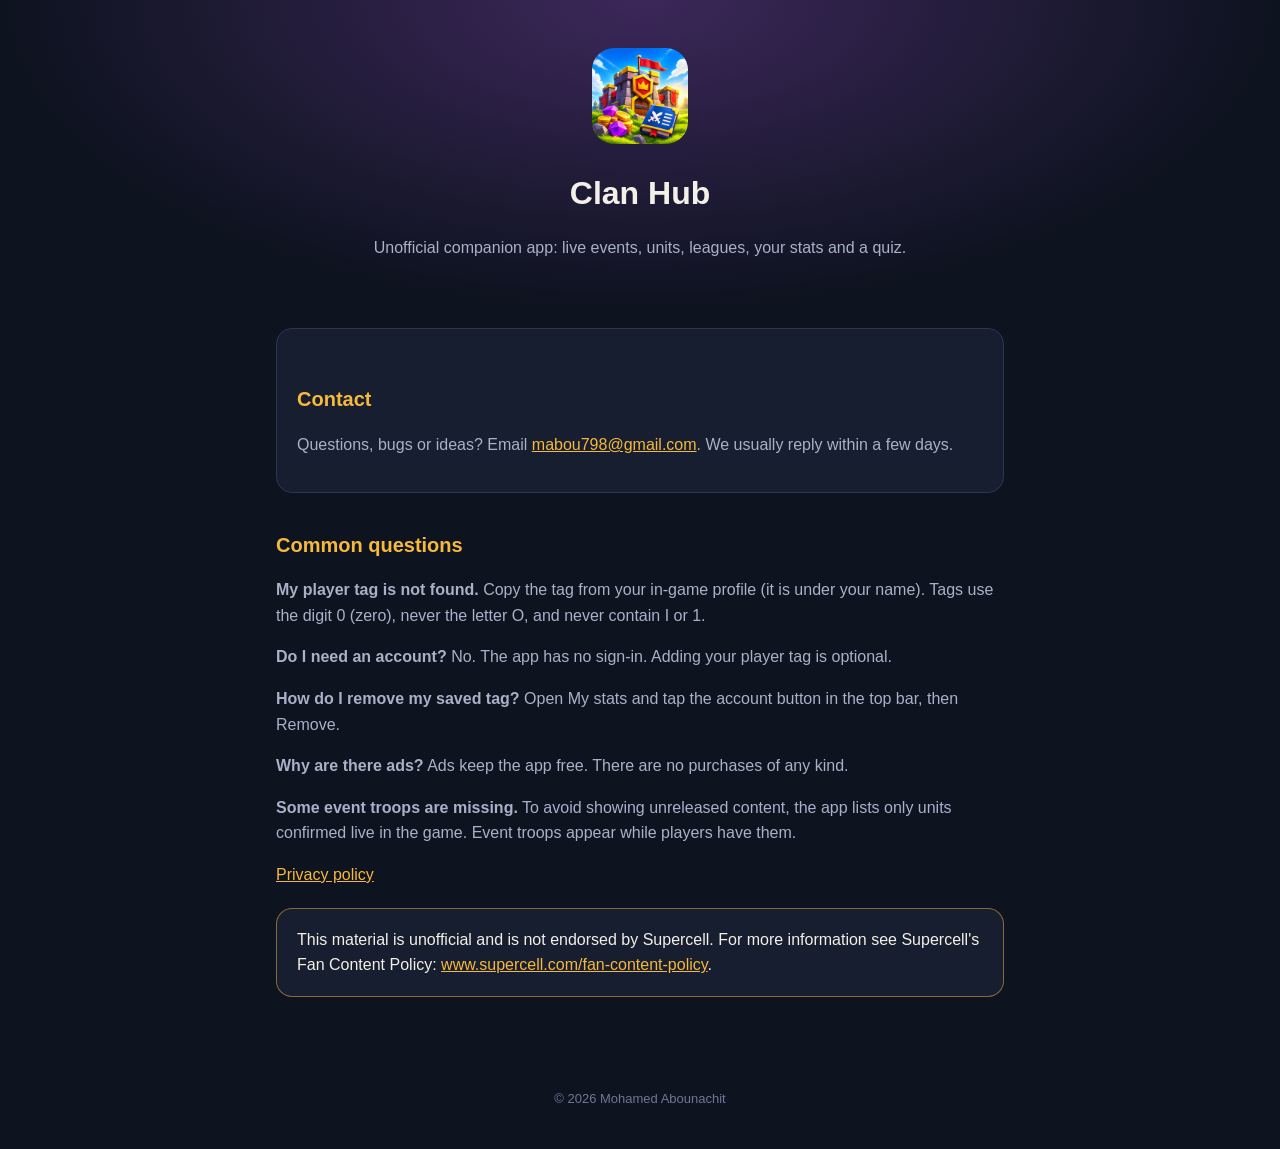
<file: docs/index.html>
<!doctype html>
<html lang="en">
<head>
  <meta charset="utf-8">
  <meta name="viewport" content="width=device-width, initial-scale=1">
  <title>Clan Hub Support</title>
  <meta name="description" content="Support for Clan Hub, an unofficial companion app.">
  <link rel="stylesheet" href="style.css">
</head>
<body>
  <header>
    <img src="icon.png" alt="Clan Hub icon">
    <h1>Clan Hub</h1>
    <p>Unofficial companion app: live events, units, leagues, your stats and a quiz.</p>
  </header>
  <main>
    <div class="card">
      <h2>Contact</h2>
      <p>Questions, bugs or ideas? Email <a href="mailto:mabou798@gmail.com">mabou798@gmail.com</a>. We usually reply within a few days.</p>
    </div>

    <h2>Common questions</h2>
    <p><strong>My player tag is not found.</strong> Copy the tag from your in-game profile (it is under your name). Tags use the digit 0 (zero), never the letter O, and never contain I or 1.</p>
    <p><strong>Do I need an account?</strong> No. The app has no sign-in. Adding your player tag is optional.</p>
    <p><strong>How do I remove my saved tag?</strong> Open My stats and tap the account button in the top bar, then Remove.</p>
    <p><strong>Why are there ads?</strong> Ads keep the app free. There are no purchases of any kind.</p>
    <p><strong>Some event troops are missing.</strong> To avoid showing unreleased content, the app lists only units confirmed live in the game. Event troops appear while players have them.</p>

    <p><a href="privacy.html">Privacy policy</a></p>

    <div class="card disclaimer">
      This material is unofficial and is not endorsed by Supercell. For more information see Supercell's Fan Content Policy: <a href="https://www.supercell.com/fan-content-policy">www.supercell.com/fan-content-policy</a>.
    </div>
  </main>
  <footer>© 2026 Mohamed Abounachit</footer>
</body>
</html>
</file>
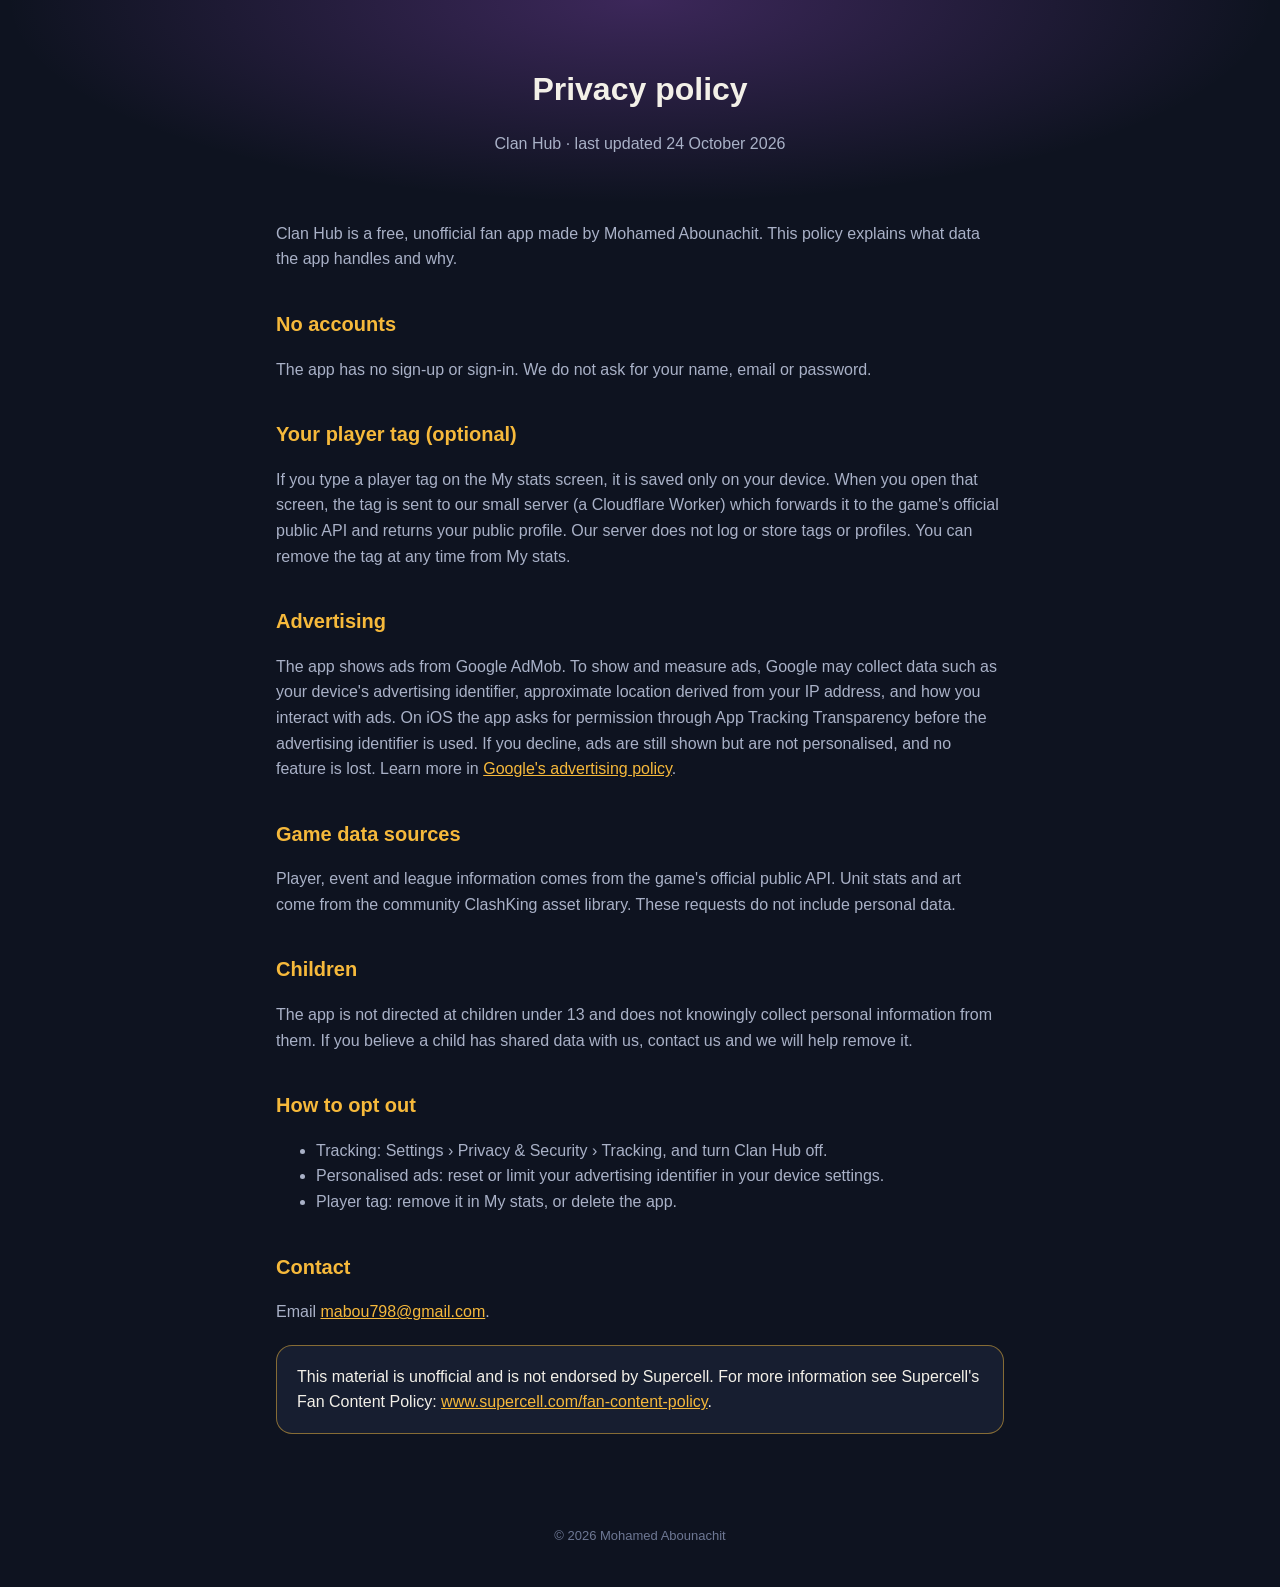
<file: docs/privacy.html>
<!doctype html>
<html lang="en">
<head>
  <meta charset="utf-8">
  <meta name="viewport" content="width=device-width, initial-scale=1">
  <title>Clan Hub Privacy</title>
  <meta name="description" content="Privacy policy for Clan Hub.">
  <link rel="stylesheet" href="style.css">
</head>
<body>
  <header>
    <h1>Privacy policy</h1>
    <p>Clan Hub · last updated 24 October 2026</p>
  </header>
  <main>
    <p>Clan Hub is a free, unofficial fan app made by Mohamed Abounachit. This policy explains what data the app handles and why.</p>

    <h2>No accounts</h2>
    <p>The app has no sign-up or sign-in. We do not ask for your name, email or password.</p>

    <h2>Your player tag (optional)</h2>
    <p>If you type a player tag on the My stats screen, it is saved only on your device. When you open that screen, the tag is sent to our small server (a Cloudflare Worker) which forwards it to the game's official public API and returns your public profile. Our server does not log or store tags or profiles. You can remove the tag at any time from My stats.</p>

    <h2>Advertising</h2>
    <p>The app shows ads from Google AdMob. To show and measure ads, Google may collect data such as your device's advertising identifier, approximate location derived from your IP address, and how you interact with ads. On iOS the app asks for permission through App Tracking Transparency before the advertising identifier is used. If you decline, ads are still shown but are not personalised, and no feature is lost. Learn more in <a href="https://policies.google.com/technologies/ads">Google's advertising policy</a>.</p>

    <h2>Game data sources</h2>
    <p>Player, event and league information comes from the game's official public API. Unit stats and art come from the community ClashKing asset library. These requests do not include personal data.</p>

    <h2>Children</h2>
    <p>The app is not directed at children under 13 and does not knowingly collect personal information from them. If you believe a child has shared data with us, contact us and we will help remove it.</p>

    <h2>How to opt out</h2>
    <ul>
      <li>Tracking: Settings › Privacy &amp; Security › Tracking, and turn Clan Hub off.</li>
      <li>Personalised ads: reset or limit your advertising identifier in your device settings.</li>
      <li>Player tag: remove it in My stats, or delete the app.</li>
    </ul>

    <h2>Contact</h2>
    <p>Email <a href="mailto:mabou798@gmail.com">mabou798@gmail.com</a>.</p>

    <div class="card disclaimer">
      This material is unofficial and is not endorsed by Supercell. For more information see Supercell's Fan Content Policy: <a href="https://www.supercell.com/fan-content-policy">www.supercell.com/fan-content-policy</a>.
    </div>
  </main>
  <footer>© 2026 Mohamed Abounachit</footer>
</body>
</html>
</file>
<file: docs/style.css>
:root {
  --night: #0e1320;
  --stone: #171e30;
  --line: #2c3652;
  --gold: #f6b93b;
  --elixir: #b45cf0;
  --ink: #f3f0e8;
  --ink-soft: #a9b1c7;
}
* { box-sizing: border-box; }
body {
  margin: 0;
  background: var(--night);
  color: var(--ink);
  font: 16px/1.6 -apple-system, BlinkMacSystemFont, "Segoe UI", Roboto, sans-serif;
}
header {
  padding: 48px 16px 32px;
  background: radial-gradient(ellipse at top, rgba(180, 92, 240, 0.28), transparent 70%);
  text-align: center;
}
header img { width: 96px; height: 96px; border-radius: 22px; }
h1 { margin: 16px 0 4px; font-size: 32px; }
h2 { margin-top: 36px; color: var(--gold); font-size: 20px; }
main { max-width: 760px; margin: 0 auto; padding: 0 16px 48px; }
p, li { color: var(--ink-soft); }
a { color: var(--gold); }
.card {
  background: var(--stone);
  border: 1px solid var(--line);
  border-radius: 16px;
  padding: 18px 20px;
  margin: 20px 0;
}
.disclaimer { border-color: rgba(246, 185, 59, 0.5); color: var(--ink); }
footer { text-align: center; color: #6e7894; font-size: 13px; padding: 24px 16px 40px; }
</file>
